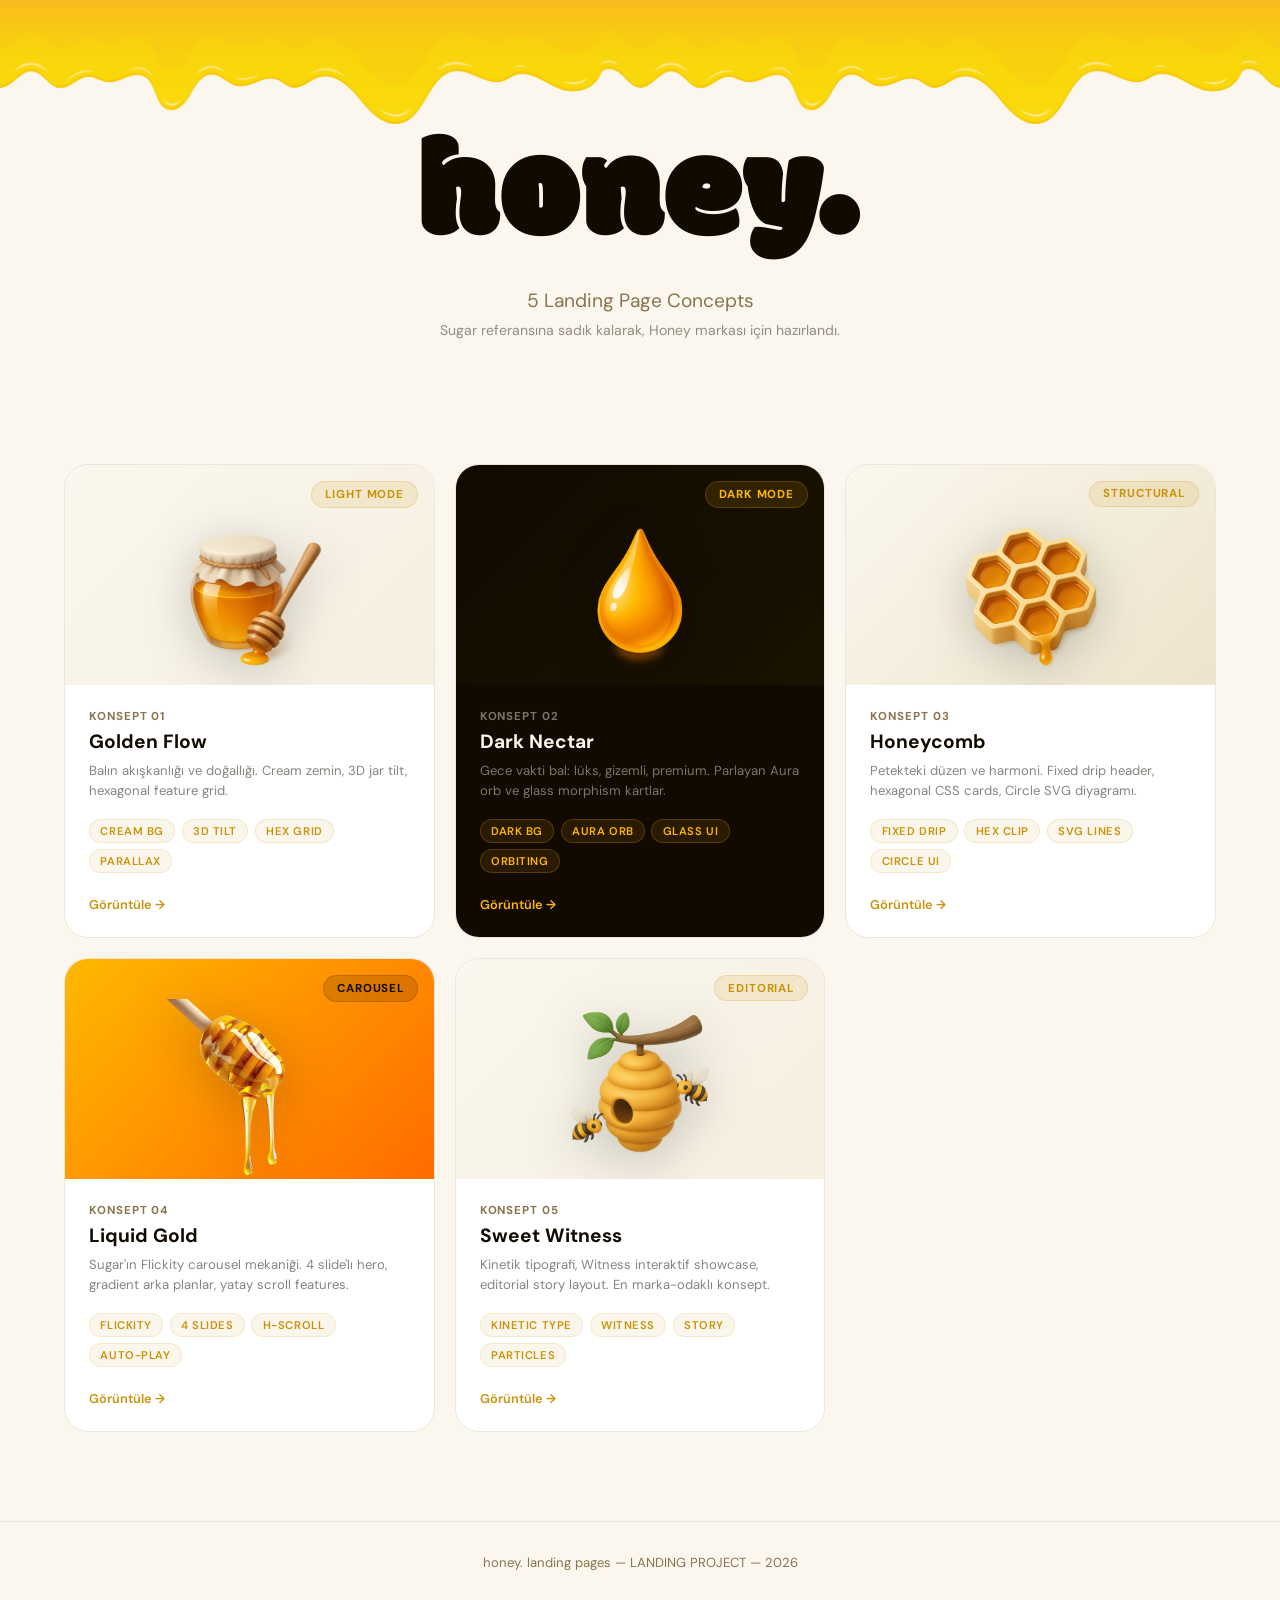
<file: index.html>
<!DOCTYPE html>
<html lang="en">
<head>
  <meta charset="UTF-8" />
  <meta name="viewport" content="width=device-width, initial-scale=1.0" />
  <title>honey. — Landing Page Concepts</title>

  <link rel="preconnect" href="https://fonts.googleapis.com" />
  <link rel="preconnect" href="https://fonts.gstatic.com" crossorigin />
  <link href="https://fonts.googleapis.com/css2?family=Modak&family=DM+Sans:ital,opsz,wght@0,9..40,300;0,9..40,400;0,9..40,500;0,9..40,600;0,9..40,700;1,9..40,400&display=swap" rel="stylesheet" />

  <style>
    *, *::before, *::after { box-sizing: border-box; margin: 0; padding: 0; }
    ::-webkit-scrollbar { display: none; }
    * { -ms-overflow-style: none; scrollbar-width: none; }

    :root {
      --cream: #FBF7EE;
      --dark:  #120a00;
      --amber: #ffb800;
      --gold:  #C9920A;
      --muted: #8A7450;
    }

    body {
      font-family: 'DM Sans', sans-serif;
      background: var(--cream);
      color: var(--dark);
      min-height: 100svh;
      -webkit-font-smoothing: antialiased;
    }

    /* ── HERO ── */
    .hub-hero {
      padding: clamp(5rem, 10vw, 9rem) clamp(1.5rem, 5vw, 4rem) clamp(3rem, 6vw, 6rem);
      text-align: center;
      position: relative;
      overflow: hidden;
    }

    .hub-drip {
      position: absolute;
      top: 0; left: 0; right: 0;
      pointer-events: none;
    }
    .hub-drip img {
      width: 100%;
      height: auto;
      display: block;
    }

    .hub-logo {
      font-family: 'Modak', cursive;
      font-size: clamp(4rem, 12vw, 9rem);
      color: var(--dark);
      line-height: 1;
      margin-bottom: 1rem;
      display: block;
    }

    .hub-tagline {
      font-size: clamp(1rem, 1.5vw, 1.3rem);
      color: var(--muted);
      font-weight: 400;
      margin-bottom: 0.5rem;
    }

    .hub-sub {
      font-size: 0.88rem;
      color: rgba(18,10,0,0.45);
      margin-bottom: 3rem;
    }

    /* ── GRID ── */
    .hub-grid {
      display: grid;
      grid-template-columns: repeat(auto-fit, minmax(300px, 1fr));
      gap: 1.25rem;
      max-width: 1300px;
      margin: 0 auto;
      padding: 0 clamp(1.5rem, 5vw, 4rem) clamp(4rem, 7vw, 7rem);
    }

    .hub-card {
      border-radius: 1.5rem;
      overflow: hidden;
      text-decoration: none;
      color: var(--dark);
      border: 1px solid rgba(18,10,0,0.07);
      transition: transform 0.35s cubic-bezier(0.5,0.75,0,1), box-shadow 0.35s;
      position: relative;
      display: flex;
      flex-direction: column;
    }
    .hub-card:hover {
      transform: translateY(-8px);
      box-shadow: 0 24px 60px rgba(201,146,10,0.18);
    }

    .hub-card-preview {
      height: 220px;
      position: relative;
      overflow: hidden;
      display: flex;
      align-items: center;
      justify-content: center;
    }
    .hub-card-preview img {
      position: absolute;
      bottom: 0;
      width: 60%;
      max-width: 180px;
      filter: drop-shadow(0 10px 25px rgba(0,0,0,0.2));
      transition: transform 0.5s cubic-bezier(0.5,0.75,0,1);
    }
    .hub-card:hover .hub-card-preview img { transform: translateY(-10px) scale(1.05); }

    .hub-card-preview-label {
      position: absolute;
      top: 1rem;
      right: 1rem;
      font-size: 0.72rem;
      font-weight: 700;
      letter-spacing: 0.08em;
      text-transform: uppercase;
      padding: 0.3rem 0.8rem;
      border-radius: 100px;
      backdrop-filter: blur(8px);
    }

    /* Card colors */
    .card-1 .hub-card-preview { background: linear-gradient(135deg, #FBF7EE, #F5EFE0); }
    .card-1 .hub-card-preview-label { background: rgba(201,146,10,0.12); color: #C9920A; border: 1px solid rgba(201,146,10,0.2); }

    .card-2 .hub-card-preview { background: linear-gradient(135deg, #120a00, #1A1200); }
    .card-2 .hub-card-preview-label { background: rgba(255,184,0,0.12); color: #ffb800; border: 1px solid rgba(255,184,0,0.2); }
    .card-2 .hub-card-body { background: #120a00; color: #FBF7EE; }
    .card-2 .hub-card-num, .card-2 .hub-card-sub { color: rgba(251,247,238,0.45); }

    .card-3 .hub-card-preview { background: linear-gradient(135deg, #FBF7EE, #EDE4CC); }
    .card-3 .hub-card-preview-label { background: rgba(201,146,10,0.12); color: #C9920A; border: 1px solid rgba(201,146,10,0.2); }

    .card-4 .hub-card-preview { background: linear-gradient(135deg, #ffb800, #ff6b00); }
    .card-4 .hub-card-preview-label { background: rgba(18,10,0,0.15); color: #120a00; border: 1px solid rgba(18,10,0,0.15); }

    .card-5 .hub-card-preview { background: linear-gradient(135deg, #FBF7EE, #F5EFE0); }
    .card-5 .hub-card-preview-label { background: rgba(201,146,10,0.12); color: #C9920A; border: 1px solid rgba(201,146,10,0.2); }

    .hub-card-body {
      padding: 1.5rem;
      background: white;
      flex: 1;
      display: flex;
      flex-direction: column;
      gap: 0.4rem;
    }

    .hub-card-num {
      font-size: 0.72rem;
      font-weight: 700;
      letter-spacing: 0.08em;
      text-transform: uppercase;
      color: var(--muted);
    }

    .hub-card-name {
      font-family: 'DM Sans', sans-serif;
      font-weight: 700;
      font-size: 1.2rem;
      line-height: 1.2;
    }

    .hub-card-sub {
      font-size: 0.82rem;
      color: rgba(18,10,0,0.5);
      line-height: 1.5;
      margin-top: 0.1rem;
    }

    .hub-card-tags {
      display: flex;
      flex-wrap: wrap;
      gap: 0.4rem;
      margin-top: 0.75rem;
    }
    .tag {
      font-size: 0.7rem;
      font-weight: 600;
      letter-spacing: 0.05em;
      text-transform: uppercase;
      padding: 0.25rem 0.65rem;
      border-radius: 100px;
      background: rgba(201,146,10,0.08);
      color: var(--gold);
      border: 1px solid rgba(201,146,10,0.15);
    }
    .card-2 .tag { background: rgba(255,184,0,0.1); color: #ffb800; border-color: rgba(255,184,0,0.2); }

    .hub-card-arrow {
      margin-top: auto;
      padding-top: 1rem;
      font-size: 0.8rem;
      font-weight: 600;
      color: var(--gold);
      display: flex;
      align-items: center;
      gap: 0.4rem;
      transition: gap 0.2s;
    }
    .hub-card:hover .hub-card-arrow { gap: 0.7rem; }
    .card-2 .hub-card-arrow { color: #ffb800; }

    /* ── FOOTER ── */
    .hub-footer {
      text-align: center;
      padding: 2rem;
      border-top: 1px solid rgba(18,10,0,0.07);
      font-size: 0.82rem;
      color: var(--muted);
    }
  </style>
</head>

<body>

  <!-- HERO -->
  <div class="hub-hero">
    <div class="hub-drip">
      <img src="public/vecteezy_honey-dripping-clipart-design-illustration_9383393.png" alt="" aria-hidden="true" fetchpriority="high" />
    </div>
    <span class="hub-logo">honey.</span>
    <p class="hub-tagline">5 Landing Page Concepts</p>
    <p class="hub-sub">Sugar referansına sadık kalarak, Honey markası için hazırlandı.</p>
  </div>

  <!-- CARDS GRID -->
  <div class="hub-grid">

    <!-- 1 Golden Flow -->
    <a href="golden-flow.html" class="hub-card card-1">
      <div class="hub-card-preview">
        <img src="public/honeyjar.png" alt="" loading="lazy" decoding="async" />
        <span class="hub-card-preview-label">Light Mode</span>
      </div>
      <div class="hub-card-body">
        <p class="hub-card-num">Konsept 01</p>
        <h2 class="hub-card-name">Golden Flow</h2>
        <p class="hub-card-sub">Balın akışkanlığı ve doğallığı. Cream zemin, 3D jar tilt, hexagonal feature grid.</p>
        <div class="hub-card-tags">
          <span class="tag">Cream BG</span>
          <span class="tag">3D Tilt</span>
          <span class="tag">Hex Grid</span>
          <span class="tag">Parallax</span>
        </div>
        <p class="hub-card-arrow">Görüntüle →</p>
      </div>
    </a>

    <!-- 2 Dark Nectar -->
    <a href="dark-nectar.html" class="hub-card card-2">
      <div class="hub-card-preview">
        <img src="public/honeydrop3d.png" alt="" loading="lazy" decoding="async" />
        <span class="hub-card-preview-label">Dark Mode</span>
      </div>
      <div class="hub-card-body">
        <p class="hub-card-num">Konsept 02</p>
        <h2 class="hub-card-name">Dark Nectar</h2>
        <p class="hub-card-sub">Gece vakti bal: lüks, gizemli, premium. Parlayan Aura orb ve glass morphism kartlar.</p>
        <div class="hub-card-tags">
          <span class="tag">Dark BG</span>
          <span class="tag">Aura Orb</span>
          <span class="tag">Glass UI</span>
          <span class="tag">Orbiting</span>
        </div>
        <p class="hub-card-arrow">Görüntüle →</p>
      </div>
    </a>

    <!-- 3 Honeycomb -->
    <a href="honeycomb.html" class="hub-card card-3">
      <div class="hub-card-preview">
        <img src="public/honeycomb-3d.png" alt="" loading="lazy" decoding="async" />
        <span class="hub-card-preview-label">Structural</span>
      </div>
      <div class="hub-card-body">
        <p class="hub-card-num">Konsept 03</p>
        <h2 class="hub-card-name">Honeycomb</h2>
        <p class="hub-card-sub">Petekteki düzen ve harmoni. Fixed drip header, hexagonal CSS cards, Circle SVG diyagramı.</p>
        <div class="hub-card-tags">
          <span class="tag">Fixed Drip</span>
          <span class="tag">Hex Clip</span>
          <span class="tag">SVG Lines</span>
          <span class="tag">Circle UI</span>
        </div>
        <p class="hub-card-arrow">Görüntüle →</p>
      </div>
    </a>

    <!-- 4 Liquid Gold -->
    <a href="liquid-gold.html" class="hub-card card-4">
      <div class="hub-card-preview">
        <img src="public/creative-honey-stick_17329992.png" alt="" loading="lazy" decoding="async" />
        <span class="hub-card-preview-label">Carousel</span>
      </div>
      <div class="hub-card-body">
        <p class="hub-card-num">Konsept 04</p>
        <h2 class="hub-card-name">Liquid Gold</h2>
        <p class="hub-card-sub">Sugar'ın Flickity carousel mekaniği. 4 slide'lı hero, gradient arka planlar, yatay scroll features.</p>
        <div class="hub-card-tags">
          <span class="tag">Flickity</span>
          <span class="tag">4 Slides</span>
          <span class="tag">H-Scroll</span>
          <span class="tag">Auto-play</span>
        </div>
        <p class="hub-card-arrow">Görüntüle →</p>
      </div>
    </a>

    <!-- 5 Sweet Witness -->
    <a href="sweet-witness.html" class="hub-card card-5">
      <div class="hub-card-preview">
        <img src="public/beehive3d.png" alt="" loading="lazy" decoding="async" />
        <span class="hub-card-preview-label">Editorial</span>
      </div>
      <div class="hub-card-body">
        <p class="hub-card-num">Konsept 05</p>
        <h2 class="hub-card-name">Sweet Witness</h2>
        <p class="hub-card-sub">Kinetik tipografi, Witness interaktif showcase, editorial story layout. En marka-odaklı konsept.</p>
        <div class="hub-card-tags">
          <span class="tag">Kinetic Type</span>
          <span class="tag">Witness</span>
          <span class="tag">Story</span>
          <span class="tag">Particles</span>
        </div>
        <p class="hub-card-arrow">Görüntüle →</p>
      </div>
    </a>

  </div>

  <!-- FOOTER -->
  <div class="hub-footer">
    honey. landing pages — LANDING PROJECT — 2026
  </div>

</body>
</html>
</file>
